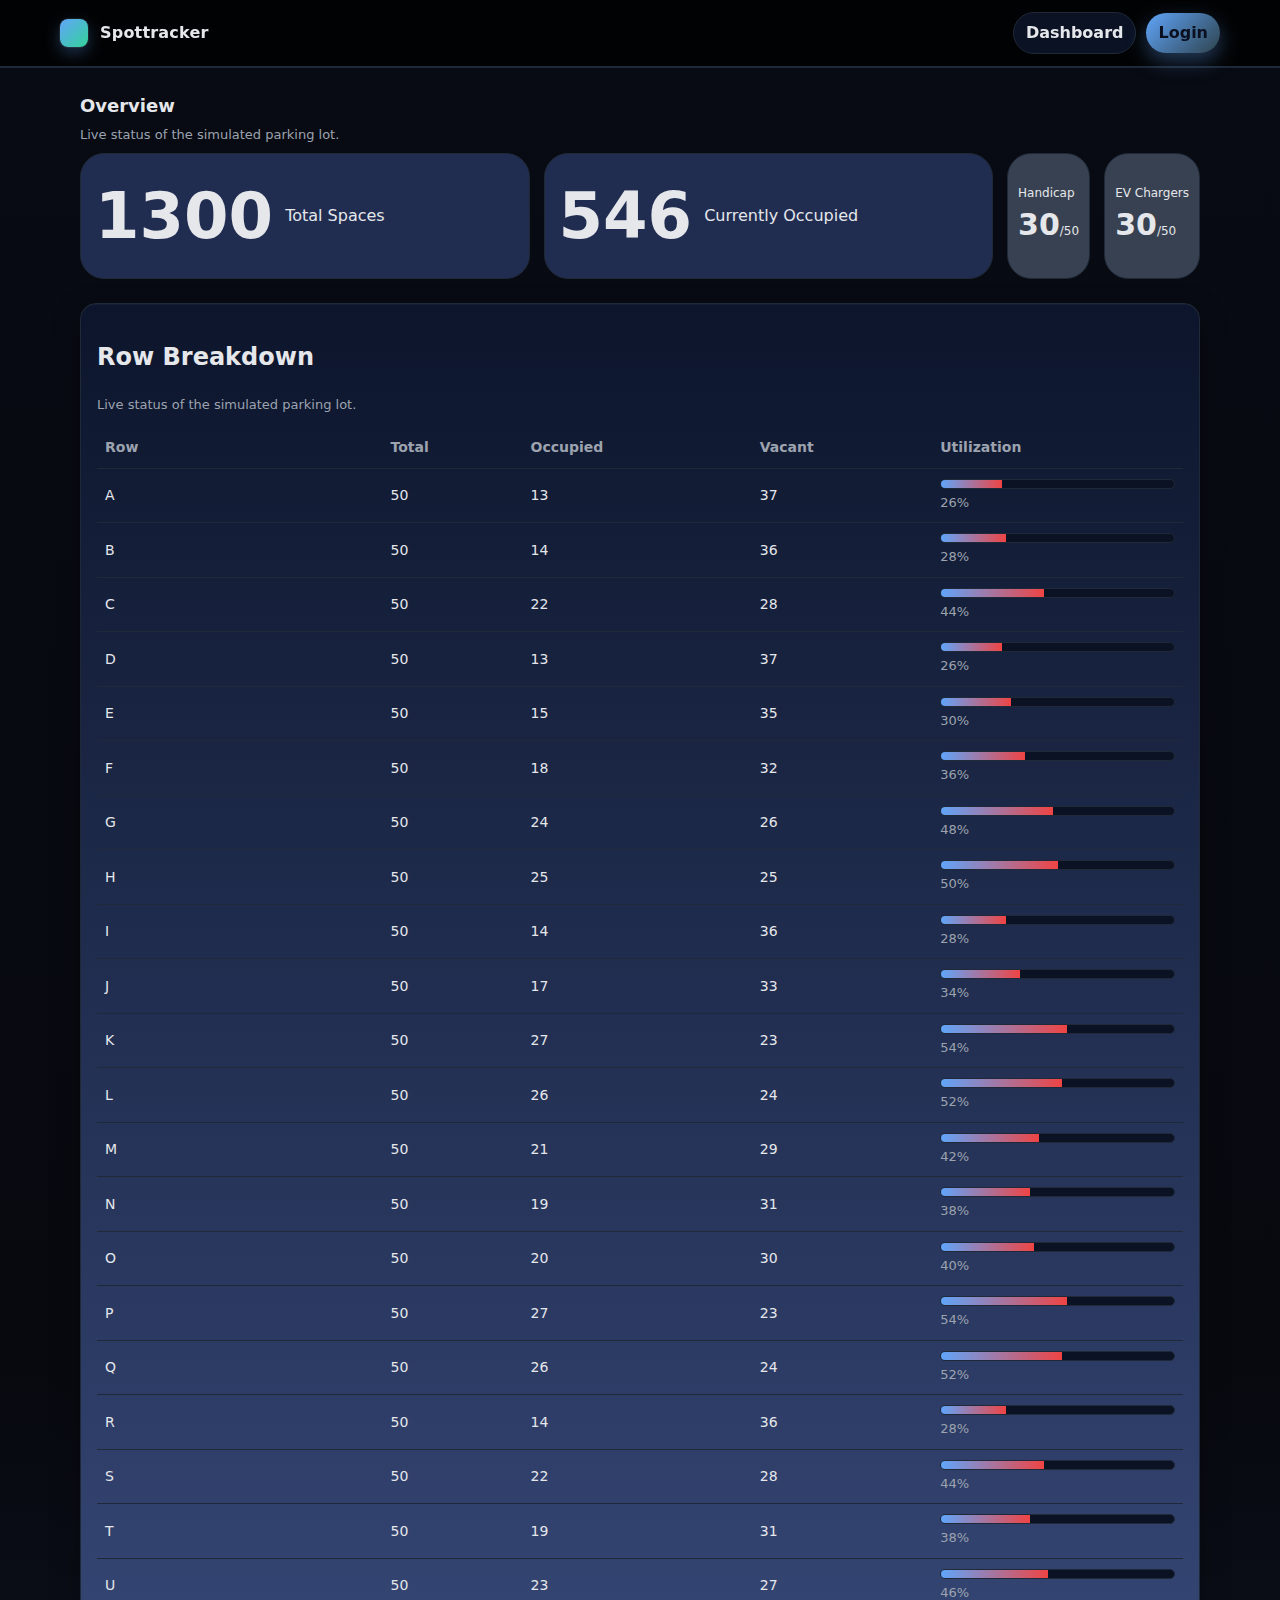
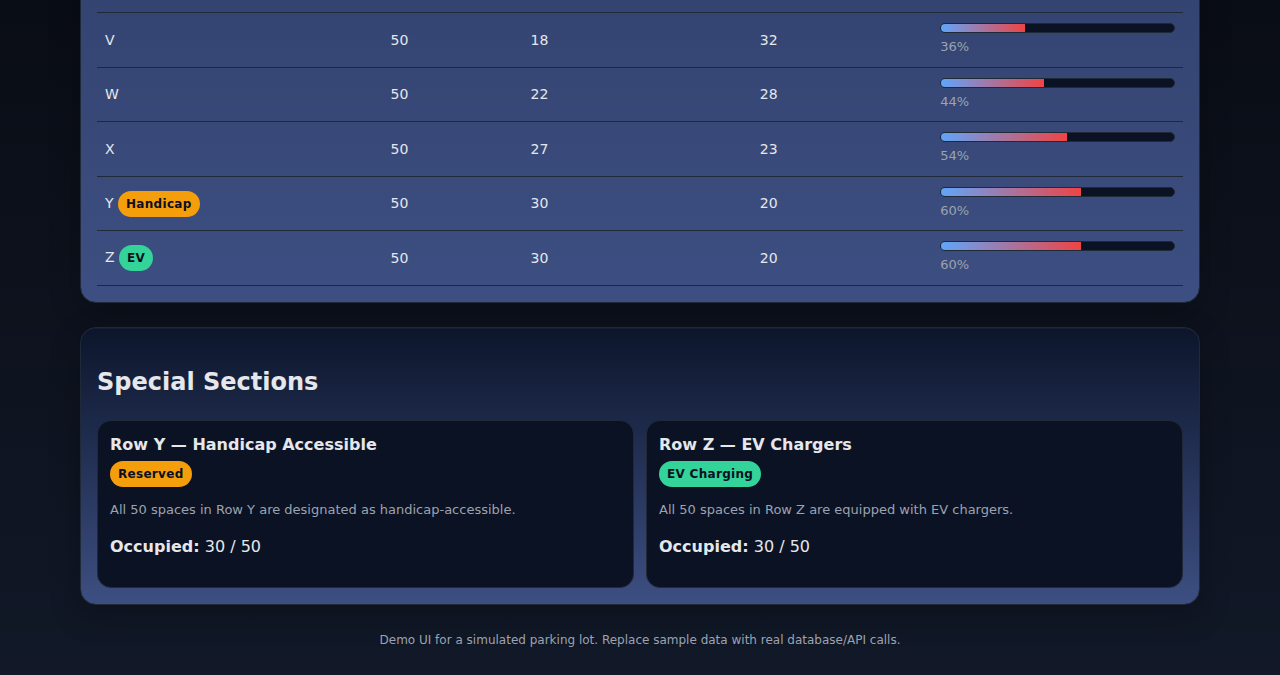
<file: index.html>
<!DOCTYPE html>
<html lang="hu">

<head>
  <meta charset="UTF-8" />
  <title>Homepage</title>
  <meta name="viewport" content="width=device-width, initial-scale=1" />
  <link rel="stylesheet" href="styles.css" />
</head>

<body>
  <!-- Navbar -->
  <nav class="navbar">
    <div class="nav-inner">
      <div class="brand">
        <div class="brand-badge"></div>
        <div>Spottracker</div>
      </div>
      <div class="nav-actions">
        <a class="btn" id="btnDashboard">Dashboard</a>
        <a class="btn btn-accent" id="btnControlPanel" href="login.html">Login</a>
      </div>
    </div>
  </nav>

  <div class="container">
    <div id="dashboard" class="panel_inactive">


    </div>

    <div class="container">
      <!-- Dashboard -->
      <div id="dashboard" class="panel_active">
        <div class="cards">
          <h2>Overview</h2>
          <div class="subtle">Live status of the simulated parking lot.</div>
          <div class="summary">
            <div class="stat">
              <div class="num" id="totalSpaces">1300</div>
              <div>
                <div>Total Spaces</div>
                <!--<div class="subtle">26 rows × 50 spots</div> -->
              </div>
            </div>
            <div class="stat">
              <div class="num" id="occupiedSpaces">0</div>
              <div>
                <div>Currently Occupied</div>
                <!-- <div class="subtle">The simulation updated.</div> -->
              </div>
            </div>
              <div class="chip">
                <span><!--Row Y:--> Handicap<br><strong id="yUsed">0</strong>/<span id="yTotal">50</span></span>
                
              </div>
              <div class="chip">
                <span><!--Row Z:--> EV Chargers<br><strong id="zUsed">0</strong>/<span id="zTotal">50</span></span>
                
              </div>
            </div>
          </div>

        <br>

        <div class="card">
          <h2>Row Breakdown</h2>
          <div class="subtle">Each row contains 50 spaces. Occupancy is simulated below.</div>
          <table class="table" id="rowTable">
            <thead>
              <tr>
                <th>Row</th>
                <th>Total</th>
                <th>Occupied</th>
                <th>Vacant</th>
                <th>Utilization</th>
              </tr>
            </thead>
            <tbody>
              <!-- Filled by JS -->
            </tbody>
          </table>
        </div>

        <br>

        <div class="card">
          <h2>Special Sections</h2>
          <div class="highlight">
            <div class="tile">
              <h3>Row Y — Handicap Accessible</h3>
              <span class="badge warn">Reserved</span>
              <p class="subtle">All 50 spaces in Row Y are designated as handicap-accessible.</p>
              <p><strong>Occupied:</strong> <span id="yOcc">0</span> / 50</p>
            </div>
            <div class="tile">
              <h3>Row Z — EV Chargers</h3>
              <span class="badge">EV Charging</span>
              <p class="subtle">All 50 spaces in Row Z are equipped with EV chargers.</p>
              <p><strong>Occupied:</strong> <span id="zOcc">0</span> / 50</p>
            </div>
          </div>
        </div>
      </div>

      <!-- Control Panel -->
      <div id="controlPanel" class="panel">
        <div class="card">
          <h2>Control Panel</h2>
          <div class="subtle">Configure announcements, data storage, and simulation rules.</div>
        </div>

        <div class="section">
          <h3>Announcement Message</h3>
          <label for="announcement">Message shown on the dashboard</label>
          <input type="text" id="announcement" placeholder="e.g., Lot closes at 10 PM" />
          <div style="margin-top: 8px;">
            <button class="btn btn-accent" id="saveAnnouncement">Save Announcement</button>
            <span class="subtle" id="announceStatus" style="margin-left: 10px;"></span>
          </div>
        </div>


        <div class="section">
          <h3>Database SQL</h3>
          <div class="subtle">Edit the SQL schema or seed data that stores parking information. This is a placeholder;
            wire it to your backend.</div>
          <textarea id="sqlEditor" spellcheck="false">-- Example schema
CREATE TABLE parking_rows (
  row CHAR(1) PRIMARY KEY,    -- A-Z
  total INTEGER NOT NULL,     -- always 50
  occupied INTEGER NOT NULL   -- simulated
);

INSERT INTO parking_rows (row, total, occupied) VALUES
('A', 50, 32), ('B', 50, 24), ('C', 50, 18), ('D', 50, 40),
('Y', 50, 21), -- handicap
('Z', 50, 35); -- EV chargers
</textarea>
          <div style="margin-top: 8px;">
            <button class="btn" id="runSQL">Save SQL</button>
            <span class="subtle" id="sqlStatus" style="margin-left: 10px;"></span>
          </div>
        </div>

        <div class="section">
          <h3>Simulation Settings</h3>
          <div class="row">
            <div>
              <label for="simInterval">Update Interval (seconds)</label>
              <input type="text" id="simInterval" value="5" />
            </div>
            <div>
              <label for="simVolatility">Volatility (0-1)</label>
              <input type="text" id="simVolatility" value="0.3" />
            </div>
          </div>
          <div style="margin-top: 8px;">
            <button class="btn" id="applySim">Apply Settings</button>
            <span class="subtle" id="simStatus" style="margin-left: 10px;"></span>
          </div>
        </div>
      </div>

      <div class="footer">
        Demo UI for a simulated parking lot. Replace sample data with real database/API calls.
      </div>
    </div>

    <script src="script.js"></script>
</body>

</html>
</file>
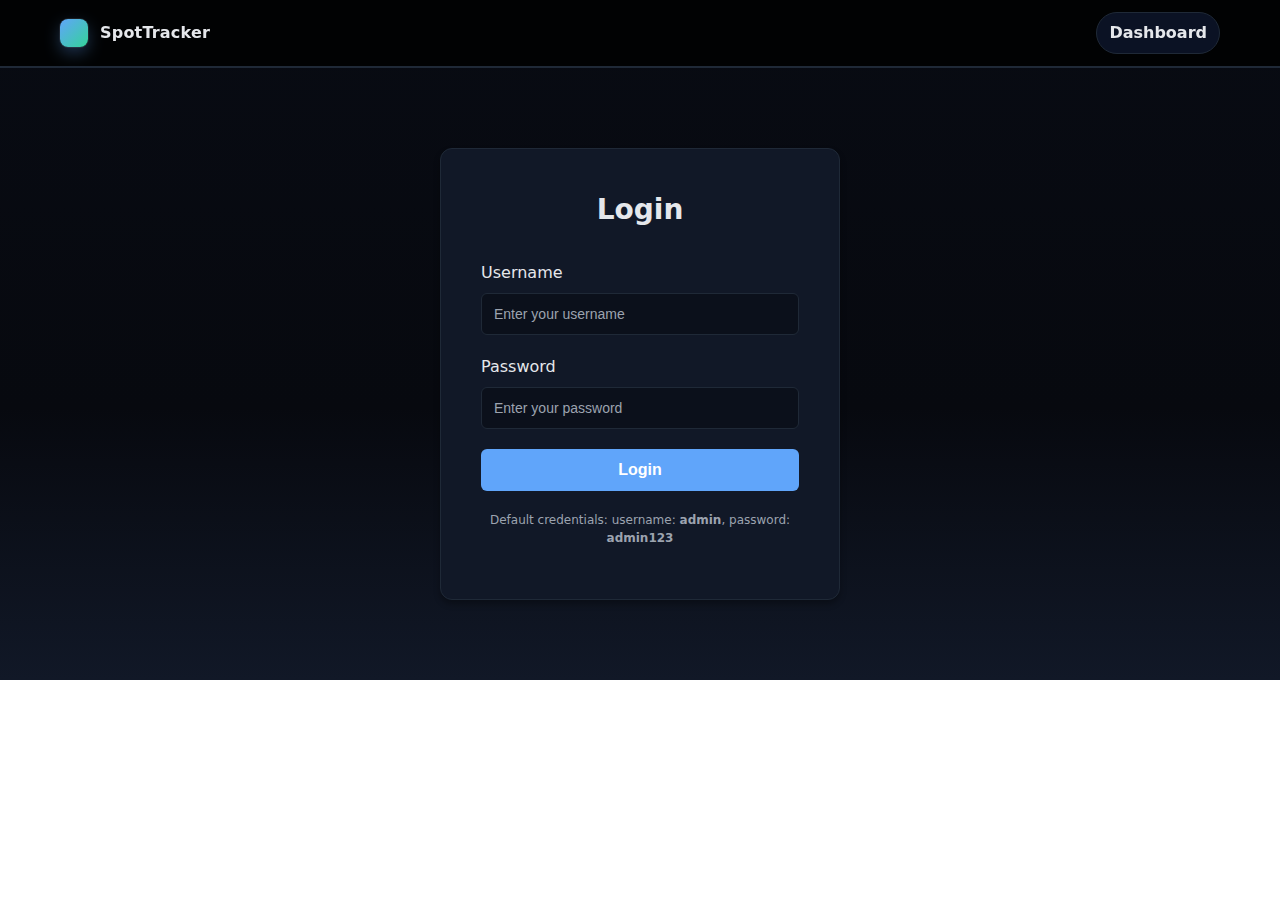
<file: login.html>
<!DOCTYPE html>
<html lang="en">
<head>
    <meta charset="UTF-8">
    <meta name="viewport" content="width=device-width, initial-scale=1.0">
    <title>Login - SpotTracker</title>
    <link rel="stylesheet" href="styles.css">
    <style>
        .login-container {
            max-width: 400px;
            margin: 80px auto;
            padding: 40px;
            background: var(--card);
            border: 1px solid var(--border);
            border-radius: 12px;
            box-shadow: 0 4px 6px rgba(0, 0, 0, 0.3);
        }
        
        .login-title {
            text-align: center;
            margin-bottom: 30px;
            font-size: 28px;
            font-weight: 700;
        }
        
        .form-group {
            margin-bottom: 20px;
        }
        
        .form-group label {
            display: block;
            margin-bottom: 8px;
            font-weight: 500;
            color: var(--text);
        }
        
        .form-group input {
            width: 100%;
            padding: 12px;
            border: 1px solid var(--border);
            border-radius: 6px;
            background: rgba(0, 0, 0, 0.3);
            color: var(--text);
            font-size: 14px;
            transition: border-color 0.3s;
        }
        
        .form-group input:focus {
            outline: none;
            border-color: var(--accent);
            box-shadow: 0 0 0 3px rgba(96, 165, 250, 0.1);
        }
        
        .form-group input::placeholder {
            color: var(--muted);
        }
        
        .btn-login {
            width: 100%;
            padding: 12px;
            background: var(--accent);
            color: white;
            border: none;
            border-radius: 6px;
            font-size: 16px;
            font-weight: 600;
            cursor: pointer;
            transition: background 0.3s, transform 0.1s;
        }
        
        .btn-login:hover {
            background: #2563eb;
        }
        
        .btn-login:active {
            transform: scale(0.98);
        }
        
        .btn-login:disabled {
            background: var(--muted);
            cursor: not-allowed;
        }
        
        .alert {
            padding: 12px;
            border-radius: 6px;
            margin-bottom: 20px;
            font-size: 14px;
        }
        
        .alert.success {
            background: rgba(52, 211, 153, 0.1);
            border: 1px solid #34d399;
            color: #34d399;
        }
        
        .alert.error {
            background: rgba(239, 68, 68, 0.1);
            border: 1px solid #ef4444;
            color: #fecaca;
        }
        
        .login-footer {
            text-align: center;
            margin-top: 20px;
            color: var(--muted);
            font-size: 12px;
        }
    </style>
</head>
<body>
    <!-- Navbar -->
    <nav class="navbar">
        <div class="nav-inner">
            <div class="brand">
                <div class="brand-badge"></div>
                <div>SpotTracker</div>
            </div>
            <div class="nav-actions">
                <a class="btn" href="index.html">Dashboard</a>
            </div>
        </div>
    </nav>

    <!-- Login Form -->
    <div class="login-container">
        <div class="login-title">Login</div>
        
        <div id="alertMessage"></div>
        
        <form id="loginForm">
            <div class="form-group">
                <label for="username">Username</label>
                <input type="text" id="username" name="username" placeholder="Enter your username" required>
            </div>
            
            <div class="form-group">
                <label for="password">Password</label>
                <input type="password" id="password" name="password" placeholder="Enter your password" required>
            </div>
            
            <button type="submit" class="btn-login" id="loginBtn">Login</button>
        </form>
        
        <div class="login-footer">
            <p>Default credentials: username: <strong>admin</strong>, password: <strong>admin123</strong></p>
           <!---- <p style="margin-top: 12px; font-size: 11px; color: var(--muted);">
                For setup help, see <strong>SETUP_XAMPP.md</strong>>
            </p>
        </div>
    </div>-->

    <script>
        const loginForm = document.getElementById('loginForm');
        const loginBtn = document.getElementById('loginBtn');
        const alertMessage = document.getElementById('alertMessage');
        
        loginForm.addEventListener('submit', async (e) => {
            e.preventDefault();
            
            const username = document.getElementById('username').value;
            const password = document.getElementById('password').value;
            
            loginBtn.disabled = true;
            loginBtn.textContent = 'Logging in...';
            alertMessage.innerHTML = '';
            
            try {
                const formData = new FormData();
                formData.append('username', username);
                formData.append('password', password);
                
                const response = await fetch('api/?action=login', {
                    method: 'POST',
                    body: formData
                });
                
                console.log('Response Status:', response.status);
                console.log('Response OK:', response.ok);
                
                if (!response.ok) {
                    throw new Error(`HTTP Error ${response.status}: ${response.statusText}`);
                }
                
                const data = await response.json();
                console.log('Response Data:', data);
                
                if (data.success) {
                    showAlert('Login successful! Redirecting...', 'success');
                    setTimeout(() => {
                        window.location.href = data.redirect || 'controlpanel.html';
                    }, 1500);
                } else {
                    showAlert(data.message || 'Login failed. Please try again.', 'error');
                    loginBtn.disabled = false;
                    loginBtn.textContent = 'Login';
                }
            } catch (error) {
                console.error('Login Error:', error);
                
                if (error.message.includes('405')) {
                    showAlert('Server error (405): API endpoint not accessible. Check Apache configuration. See FIX_405_ERROR.md for help.', 'error');
                } else if (error.message.includes('404')) {
                    showAlert('Server error (404): Login API not found. Check file paths.', 'error');
                } else {
                    showAlert(`Error: ${error.message}. Check browser console (F12) for details.`, 'error');
                }
                
                loginBtn.disabled = false;
                loginBtn.textContent = 'Login';
            }
        });
        
        function showAlert(message, type) {
            alertMessage.innerHTML = `<div class="alert ${type}">${message}</div>`;
        }
    </script>
</body>
</html>
</file>
<file: styles.css>
<!--:root {
    --bg: #0f172a;
    --card: #111827;
    --text: #e5e7eb;
    --muted: #9ca3af;
    --accent: #60a5fa;
    --accent2: #34d399;
    --warning: #f59e0b;
    --danger: #ef4444;
    --border: #1f2937;
    --chip: #374151;
  }
  
  * { box-sizing: border-box; }
  body {
    margin: 0;
    background: linear-gradient(180deg, #080b13 0%, #07090f 60%, #111827 100%);
    color: var(--text);
    font-family: Inter, system-ui, -apple-system, Segoe UI, Roboto, Arial, sans-serif;
    line-height: 1.5;
    background-repeat: no-repeat ;
  }
  
  /* Navbar */
  .navbar {
    position: sticky;
    top: 0;
    z-index: 100;
    background: rgba(0, 0, 0, 0.8);
    backdrop-filter: blur(8px);
    border-bottom: 2px solid var(--border);
  }
  .nav-inner {
    max-width: 1200px;
    margin: 0 auto;
    padding: 12px 20px;
    display: flex;
    align-items: center;
    justify-content: space-between;
  }
  .brand {
    display: flex;
    align-items: center;
    gap: 12px;
    font-weight: 600;
    letter-spacing: 0.2px;
  }
  .brand-badge {
    width: 28px;
    height: 28px;
    border-radius: 8px;
    background: linear-gradient(135deg, var(--accent), var(--accent2));
    box-shadow: 0 0 0 1px rgba(255,255,255,0.08), 0 6px 16px rgba(96,165,250,0.3);
  }
  .nav-actions {
    display: flex;
    gap: 10px;
    align-items: center;
  }
  .btn {
    appearance: none;
    border: 1px solid var(--border);
    background: #0b1224;
    color: var(--text);
    padding: 8px 12px;
    border-radius: 24px;
    font-weight: 600;
    cursor: pointer;
    transition: 0.2s ease;
    text-decoration:none ;
  }
  .btn:hover {
    border-color: #334155;
    background: #0d152b;
  }
  .btn-accent {
    border: none;
    background: linear-gradient(135deg, var(--accent), #2e434d);
    color: #0b1020;
    box-shadow: 0 8px 20px rgba(96,165,250,0.35);
  }
  .btn-accent:hover {
    filter: brightness(0.95);
    transform: translateY(-1px);
  }
  
  /* Layout */
  .container {
    max-width: 1200px;
    margin: 24px auto;
    padding: 0 20px;
  }
  
  .grid {
    display: grid;
    grid-template-columns: 1fr 1fr;
    gap: 18px;
  }
  @media (max-width: 1000px) {
    .grid { grid-template-columns: 1fr; }
  }
  
  .card {
    background: linear-gradient(180deg, #0c152b 0%, #3d4f82 100%);
    border: 1px solid var(--border);
    border-radius: 16px;
    padding: 16px;
    box-shadow: 0 10px 30px rgba(0,0,0,0.25), inset 0 1px 0 rgba(255,255,255,0.04);
  }
  .cards h2 {
    margin: 0 0 6px;
    font-size: 18px;
  }
  .subtle {
    color: var(--muted);
    font-size: 13px;
  }
  
  /* Summary */
  .summary {
    display: flex;
    gap: 14px;
    flex-wrap: wrap;
    margin-top: 8px;
  }
  .stat {
    flex: 1 1 220px;
    background: #202d50;
    border: 1px solid var(--border);
    border-radius: 24px;
    padding: 14px;
    display: flex;
    align-items: center;
    gap: 12px;
  }
  .stat .num {
    font-size: 64px;
    font-weight: 700;
  }
  .chip {
    display: inline-flex;
    align-items: center;
    gap: 8px;
    font-size: 12px;
    color: var(--text);
    background: var(--chip);
    border: 1px solid var(--border);
    padding: 6px 10px;
    border-radius: 24px;
  }
  
  /* Row table */
  .table {
    width: 100%;
    border-collapse: collapse;
    margin-top: 12px;
    font-size: 14px;
  }
  .table th, .table td {
    border-bottom: 1px solid var(--border);
    padding: 10px 8px;
    text-align: left;
  }
  .table thead th {
    color: var(--muted);
    font-weight: 600;
  }
  .bar-wrap {
    height: 10px;
    background: #0b1224;
    border: 1px solid var(--border);
    border-radius: 999px;
    overflow: hidden;
  }
  .bar {
    height: 100%;
    background: linear-gradient(90deg, var(--accent), var(--danger));
    width: 0%;
    transition: width 0.4s ease;
  }
  
  /* Highlights */
  .highlight {
    display: flex;
    gap: 12px;
    flex-wrap: wrap;
    margin-top: 10px;
  }
  .tile {
    flex: 1 1 260px;
    background: #0b1224;
    border: 1px solid var(--border);
    border-radius: 14px;
    padding: 12px;
  }
  .tile h3 {
    margin: 0 0 4px;
    font-size: 16px;
  }
  .badge {
    display: inline-block;
    font-size: 12px;
    color: #0b1020;
    background: var(--accent2);
    padding: 4px 8px;
    border-radius: 999px;
    font-weight: 700;
    letter-spacing: 0.3px;
  }
  .badge.warn { background: var(--warning); }
  .badge.danger { background: #fca5a5; }
  
  /* Control Panel */
  .panel {
    display: none;
  }
  .panel.active {
    display: block;
  }
  .panel .section {
    margin-top: 10px;
    background: #0b1224;
    border: 1px solid var(--border);
    border-radius: 14px;
    padding: 12px;
  }
  .panel label {
    display: block;
    font-size: 3px;
    color: var(--muted);
    margin-bottom: 6px;
  }
  .panel input[type="text"],
  .panel textarea {
    width: 100%;
    padding: 10px;
    border-radius: 10px;
    border: 1px solid var(--border);
    background: #0e1833;
    color: var(--text);
    font-family: inherit;
    font-size: 14px;
  }
  .panel textarea { min-height: 120px; }
  
  .panel .row {
    display: grid;
    grid-template-columns: 1fr 1fr;
    gap: 12px;
  }
  @media (max-width: 800px) {
    .panel .row { grid-template-columns: 1fr; }
  }
  
  .footer {
    margin: 26px 0;
    color: var(--muted);
    font-size: 12px;
    text-align: center;
  }-->
  
#yUsed{
  font-size: 30px;
}

#zUsed{
  font-size: 30px;
  text-align: center;
}

.label for[type="announcement"]{
  background-color: white;
}
</file>
